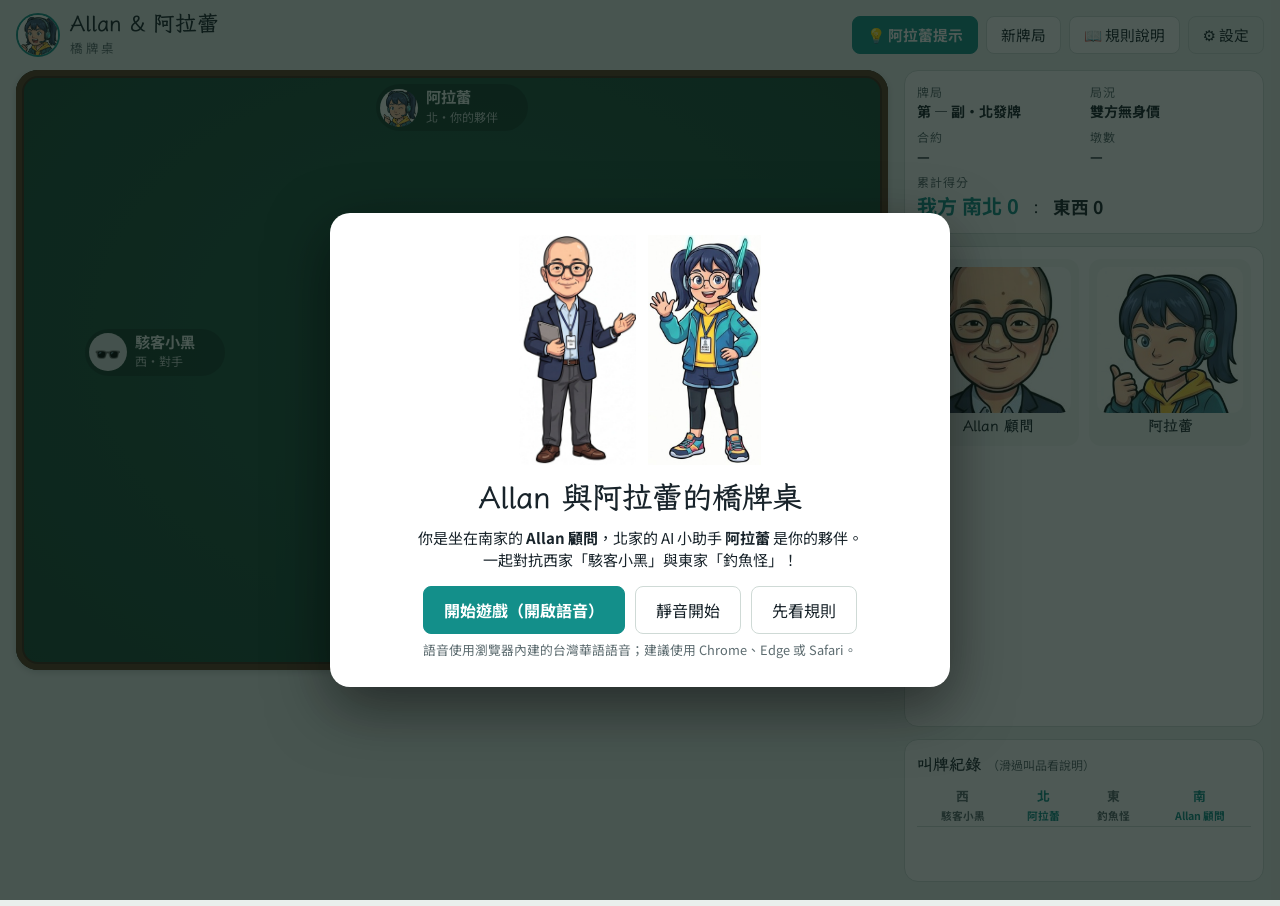
<file: index.html>
<!doctype html>
<html lang="zh-Hant-TW">
<head>
<meta charset="utf-8">
<meta name="viewport" content="width=device-width, initial-scale=1, viewport-fit=cover">
<title>Allan 與阿拉蕾的橋牌桌</title>
<meta name="description" content="Allan 顧問與 AI 小助手阿拉蕾搭檔的四人橋牌互動遊戲，含繁體中文語音對話與規則教學。">
<link rel="preconnect" href="https://fonts.googleapis.com">
<link rel="preconnect" href="https://fonts.gstatic.com" crossorigin>
<link rel="stylesheet" href="https://fonts.googleapis.com/css2?family=LXGW+WenKai+TC:wght@400;700&family=Noto+Sans+TC:wght@400;500;700&family=Noto+Serif:wght@600;700&display=swap">
<link rel="stylesheet" href="css/style.css">
</head>
<body>
<header class="topbar">
  <a class="brand" href="index.html">
    <img src="assets/img/arale-cheer.jpg" alt="">
    <span><b>Allan &amp; 阿拉蕾</b><small>橋牌桌</small></span>
  </a>
  <nav class="actions">
    <button id="btnHint" class="btn accent" type="button">💡 阿拉蕾提示</button>
    <button id="btnNew" class="btn" type="button">新牌局</button>
    <a class="btn" href="rules.html" target="_blank" rel="noopener">📖 規則說明</a>
    <button id="btnSettings" class="btn ghost" type="button" aria-label="設定">⚙ 設定</button>
  </nav>
</header>

<main class="layout">
  <section class="table" id="table" aria-label="牌桌">
    <div class="seat seat-n" id="seat0">
      <div class="pinfo"><img class="pav" src="assets/img/arale-wink.jpg" alt=""><div><b>阿拉蕾</b><small>北・你的夥伴</small></div><span class="turn-dot"></span></div>
      <div class="hand" id="hand0"></div>
    </div>
    <div class="seat seat-w" id="seat3">
      <div class="pinfo"><span class="pav emoji">🕶️</span><div><b>駭客小黑</b><small>西・對手</small></div><span class="turn-dot"></span></div>
      <div class="hand" id="hand3"></div>
    </div>
    <div class="center">
      <div class="trick" id="trick">
        <div class="slot s0"></div><div class="slot s1"></div><div class="slot s2"></div><div class="slot s3"></div>
        <div class="compass"><span>北</span><span>東</span><span>南</span><span>西</span></div>
      </div>
      <div class="center-info" id="centerInfo"></div>
    </div>
    <div class="seat seat-e" id="seat1">
      <div class="pinfo"><span class="pav emoji">🎣</span><div><b>釣魚怪</b><small>東・對手</small></div><span class="turn-dot"></span></div>
      <div class="hand" id="hand1"></div>
    </div>
    <div class="seat seat-s" id="seat2">
      <div class="pinfo"><img class="pav" src="assets/img/allan-smile.jpg" alt=""><div><b>Allan 顧問</b><small>南・你</small></div><span class="turn-dot"></span></div>
      <div class="hand" id="hand2"></div>
    </div>
    <div class="toast" id="toast" aria-hidden="true"><img alt=""><span></span></div>
    <div class="bidbox" id="bidbox" hidden>
      <div class="bidbox-title">選擇你的叫品</div>
      <div class="bidgrid" id="bidgrid"></div>
      <div class="bidcalls">
        <button type="button" class="call pass" data-call="pass">Pass 派司</button>
        <button type="button" class="call dbl" data-call="X">X 賭倍</button>
        <button type="button" class="call rdbl" data-call="XX">XX 再賭倍</button>
      </div>
    </div>
  </section>

  <aside class="side">
    <section class="panel status" id="status" aria-label="牌局資訊"></section>
    <section class="panel talk" aria-label="對話">
      <div class="portraits">
        <figure class="por allan"><img id="portAllan" src="assets/img/allan-smile.jpg" alt="Allan 顧問"><figcaption>Allan 顧問</figcaption></figure>
        <figure class="por arale"><img id="portArale" src="assets/img/arale-wink.jpg" alt="阿拉蕾"><figcaption>阿拉蕾</figcaption></figure>
      </div>
      <div class="chat" id="chat" aria-live="polite"></div>
    </section>
    <section class="panel auction" aria-label="叫牌紀錄">
      <h2>叫牌紀錄 <small>（滑過叫品看說明）</small></h2>
      <div class="tblwrap"><table id="auctionTbl"></table></div>
      <p class="bidmeaning" id="bidMeaning"></p>
    </section>
  </aside>
</main>

<div class="overlay" id="splash">
  <div class="splash-card">
    <div class="splash-chars">
      <img src="assets/img/allan-full.jpg" alt="Allan 顧問">
      <img src="assets/img/arale-wave.jpg" alt="阿拉蕾">
    </div>
    <h1>Allan 與阿拉蕾的橋牌桌</h1>
    <p>你是坐在南家的 <b>Allan 顧問</b>，北家的 AI 小助手 <b>阿拉蕾</b> 是你的夥伴。<br>一起對抗西家「駭客小黑」與東家「釣魚怪」！</p>
    <div class="splash-btns">
      <button id="btnStart" class="btn big accent" type="button">開始遊戲（開啟語音）</button>
      <button id="btnStartMute" class="btn big" type="button">靜音開始</button>
      <a class="btn big ghost" href="rules.html" target="_blank" rel="noopener">先看規則</a>
    </div>
    <p class="fine">語音使用瀏覽器內建的台灣華語語音；建議使用 Chrome、Edge 或 Safari。</p>
  </div>
</div>

<dialog id="dlgResult" class="dlg">
  <div class="dlg-body" id="resultBody"></div>
  <div class="dlg-btns">
    <button type="button" class="btn" id="btnReplay">重打這副</button>
    <button type="button" class="btn accent" id="btnNext">下一副 ▶</button>
  </div>
</dialog>

<dialog id="dlgSettings" class="dlg">
  <h2>設定</h2>
  <div class="form">
    <label class="row"><input type="checkbox" id="optVoice"> 開啟角色語音</label>
    <label class="row">語速 <input type="range" id="optRate" min="0.7" max="1.4" step="0.05"> <span id="optRateVal"></span></label>
    <label class="row">Allan 顧問聲音 <select id="optVoiceAllan"></select> <button type="button" class="btn sm" id="testAllan">試聽</button></label>
    <label class="row">阿拉蕾聲音 <select id="optVoiceArale"></select> <button type="button" class="btn sm" id="testArale">試聽</button></label>
    <p class="fine" id="voiceNote"></p>
    <label class="row"><input type="checkbox" id="optAuto"> 自動代打（看 AI 示範南家）</label>
    <label class="row"><input type="checkbox" id="optTips"> 顯示 Allan 小教室提示</label>
    <label class="row">出牌速度
      <select id="optSpeed"><option value="1.6">慢</option><option value="1">一般</option><option value="0.5">快</option></select>
    </label>
  </div>
  <div class="dlg-btns"><button type="button" class="btn accent" id="btnCloseSettings">完成</button></div>
</dialog>

<script src="js/engine.js"></script>
<script src="js/characters.js"></script>
<script src="js/game.js"></script>
</body>
</html>
</file>
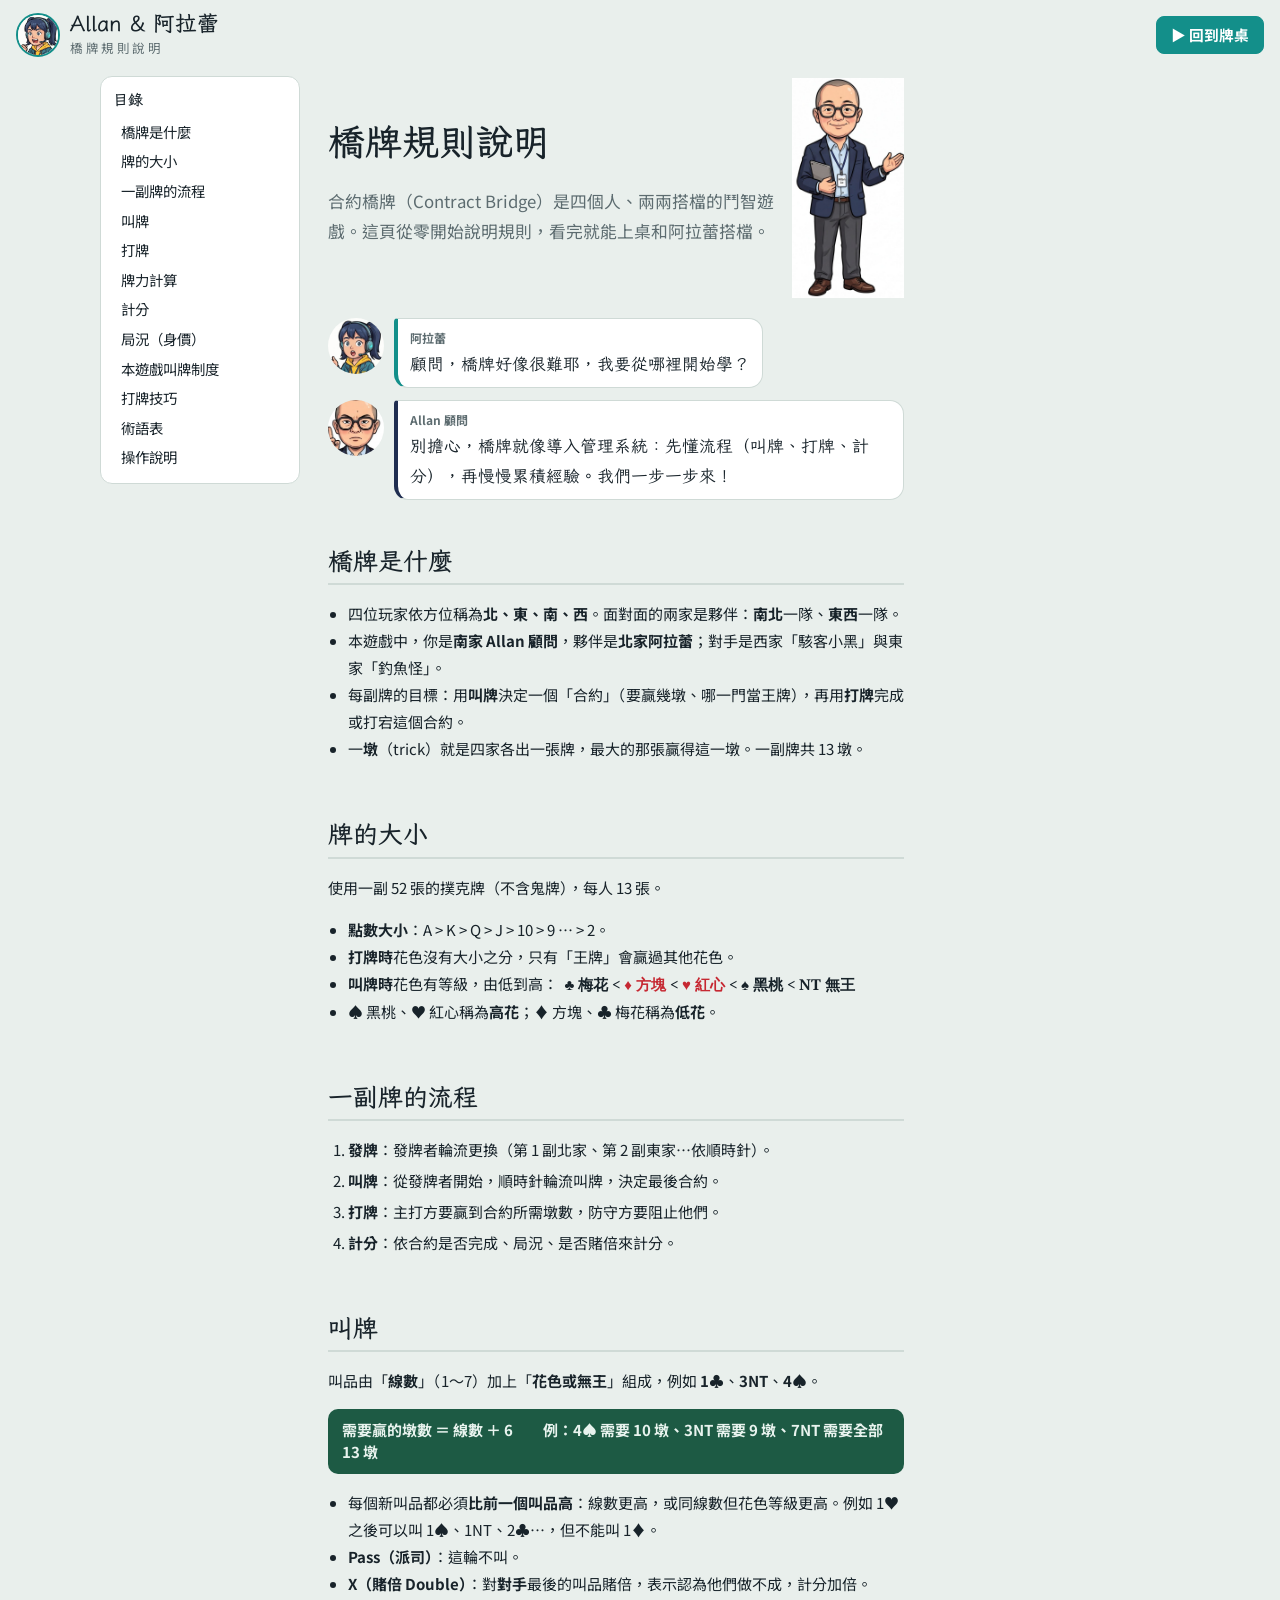
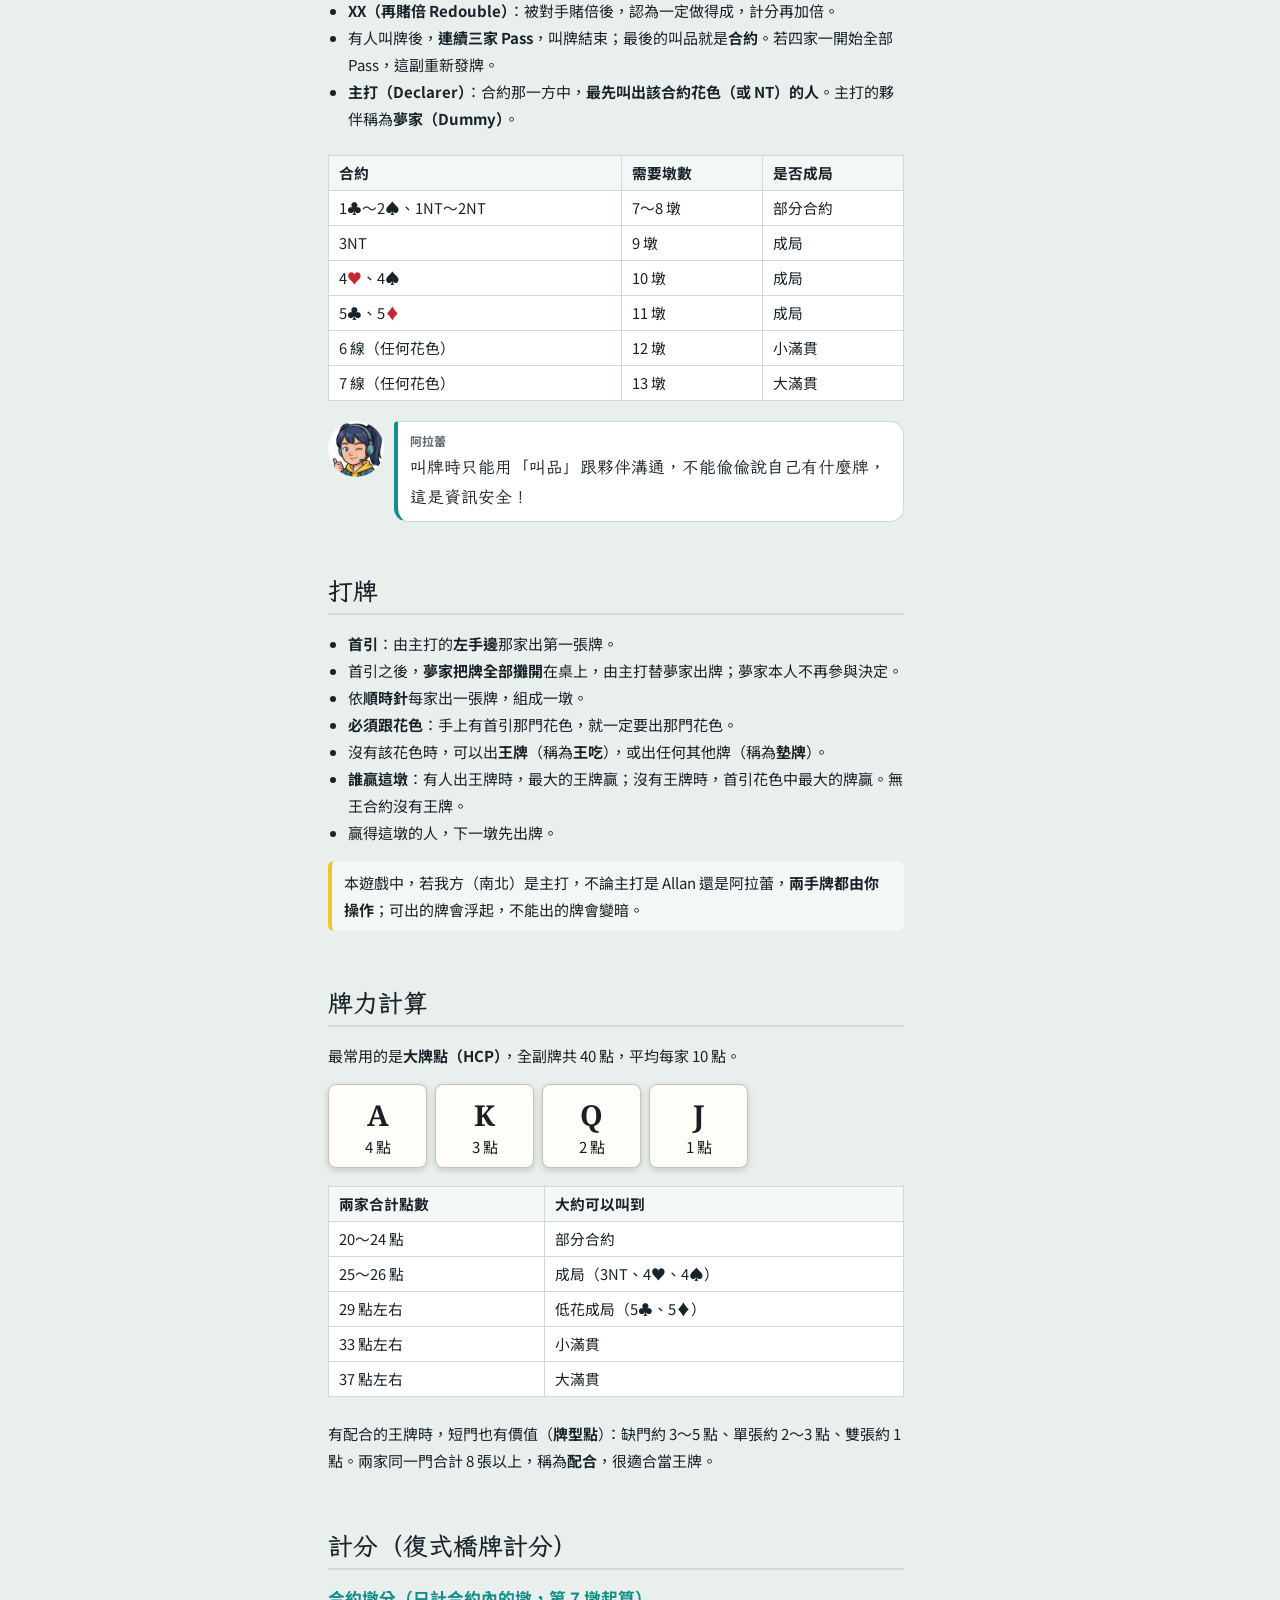
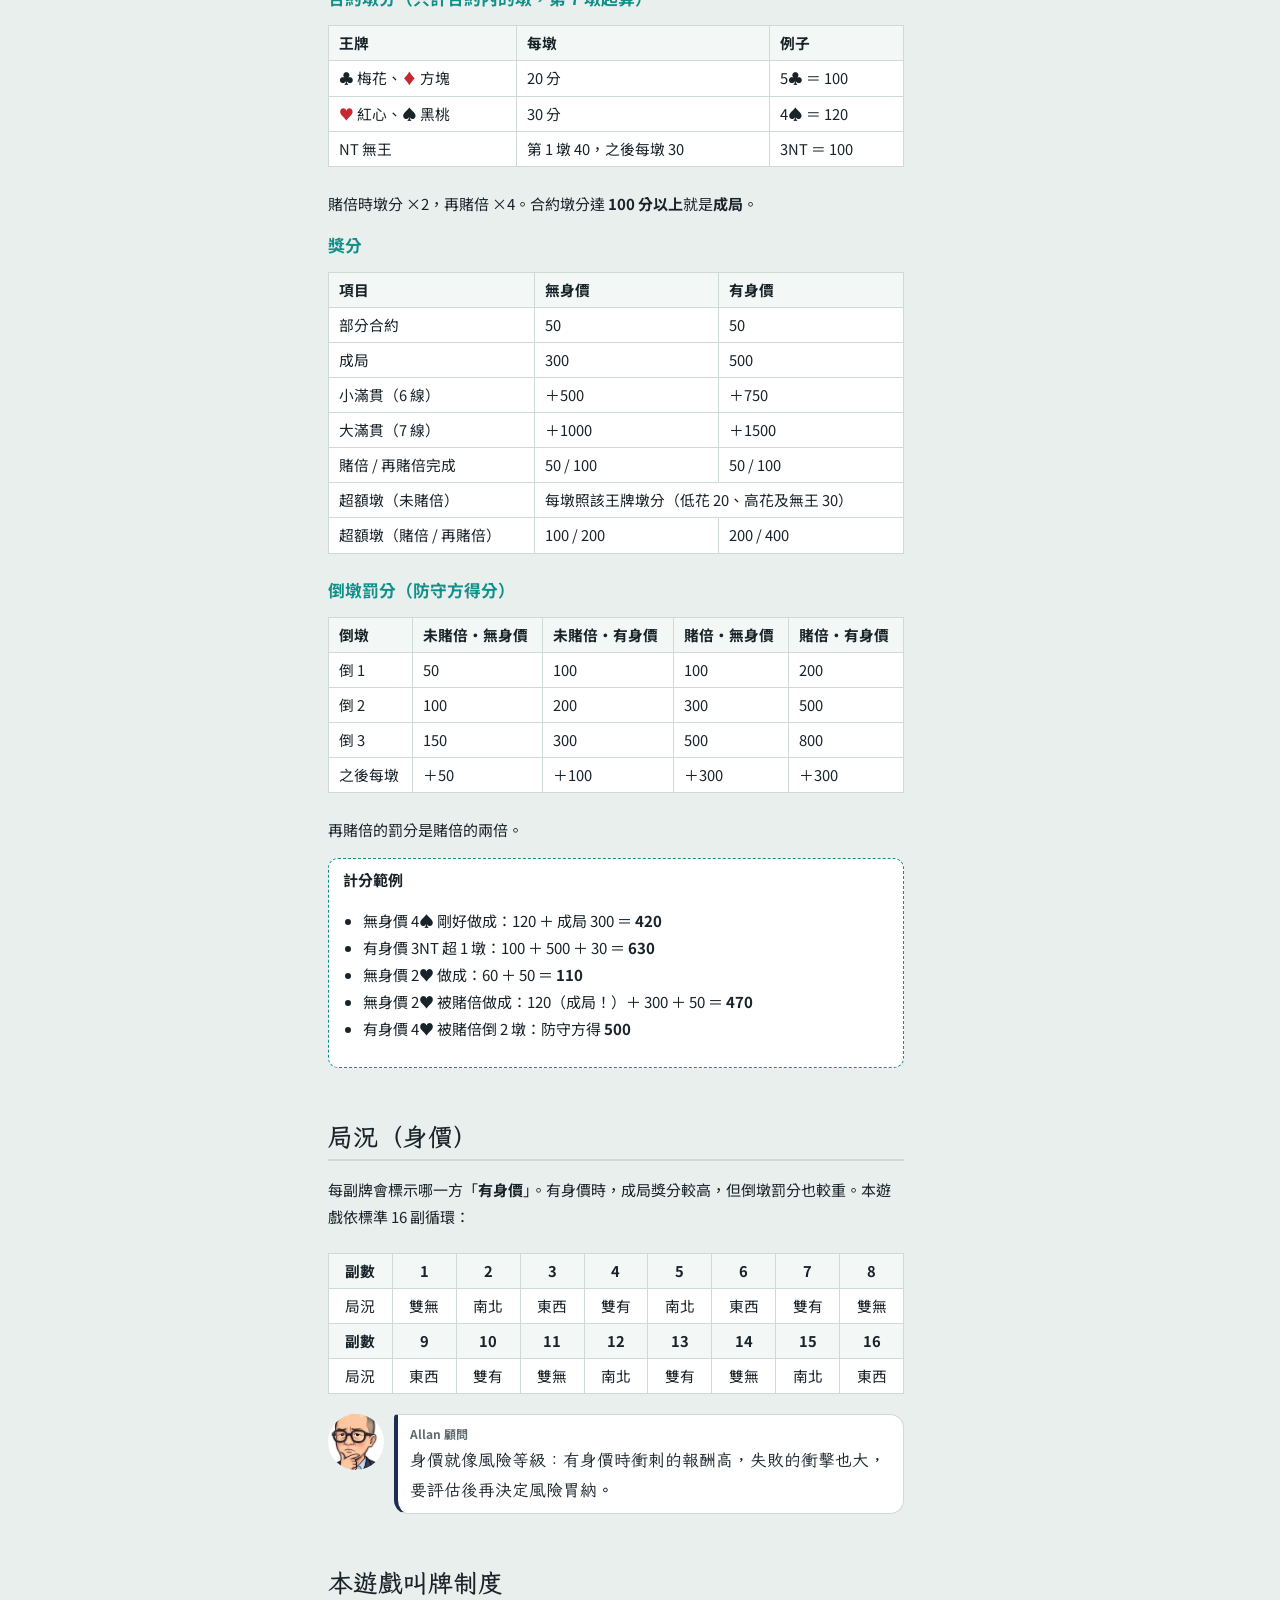
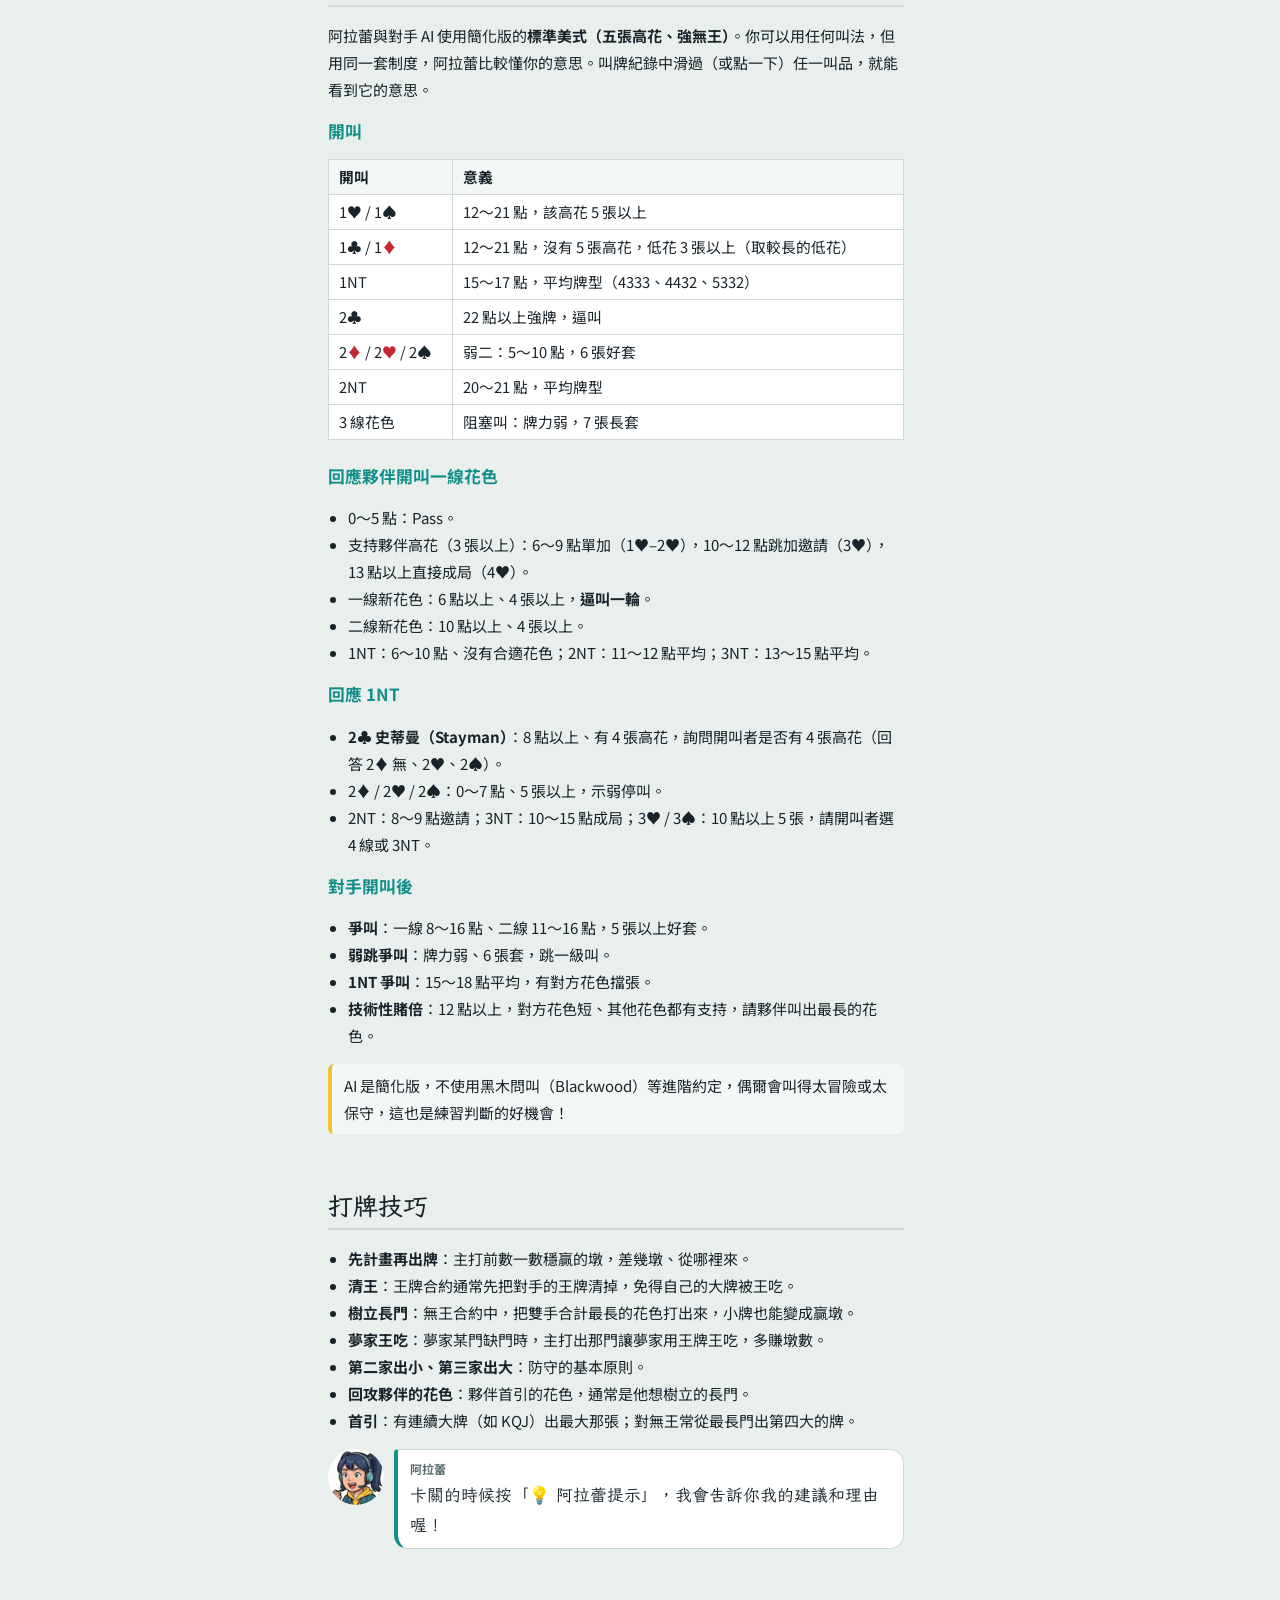
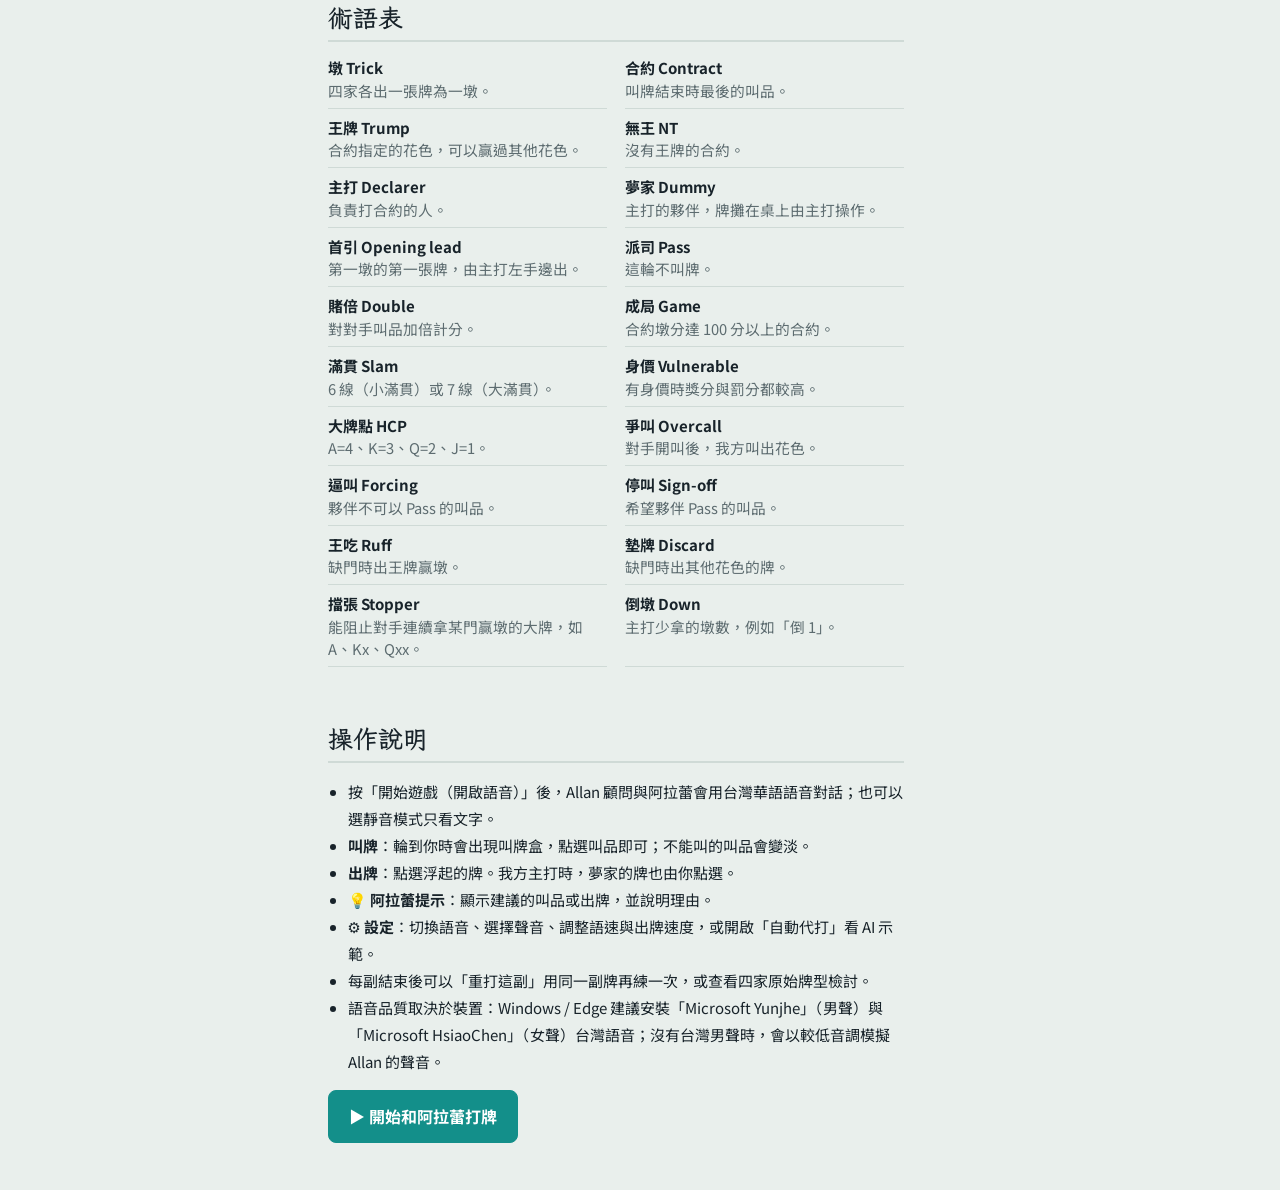
<file: rules.html>
<!doctype html>
<html lang="zh-Hant-TW">
<head>
<meta charset="utf-8">
<meta name="viewport" content="width=device-width, initial-scale=1, viewport-fit=cover">
<title>橋牌規則說明・Allan 與阿拉蕾</title>
<meta name="description" content="合約橋牌規則教學：叫牌、打牌、計分、局況與本遊戲 AI 使用的叫牌制度。">
<link rel="preconnect" href="https://fonts.googleapis.com">
<link rel="preconnect" href="https://fonts.gstatic.com" crossorigin>
<link rel="stylesheet" href="https://fonts.googleapis.com/css2?family=LXGW+WenKai+TC:wght@400;700&family=Noto+Sans+TC:wght@400;500;700&family=Noto+Serif:wght@600;700&display=swap">
<link rel="stylesheet" href="css/style.css">
<link rel="stylesheet" href="css/rules.css">
</head>
<body>
<header class="topbar">
  <a class="brand" href="index.html">
    <img src="assets/img/arale-cheer.jpg" alt="">
    <span><b>Allan &amp; 阿拉蕾</b><small>橋牌規則說明</small></span>
  </a>
  <nav class="actions"><a class="btn accent" href="index.html">▶ 回到牌桌</a></nav>
</header>

<div class="rules">
  <nav class="toc" aria-label="目錄">
    <b>目錄</b>
    <a href="#basics">橋牌是什麼</a>
    <a href="#cards">牌的大小</a>
    <a href="#flow">一副牌的流程</a>
    <a href="#bidding">叫牌</a>
    <a href="#play">打牌</a>
    <a href="#points">牌力計算</a>
    <a href="#scoring">計分</a>
    <a href="#vul">局況（身價）</a>
    <a href="#system">本遊戲叫牌制度</a>
    <a href="#tips">打牌技巧</a>
    <a href="#glossary">術語表</a>
    <a href="#howto">操作說明</a>
  </nav>

  <article class="doc">
    <section class="hero">
      <div class="hero-text">
        <h1>橋牌規則說明</h1>
        <p>合約橋牌（Contract Bridge）是四個人、兩兩搭檔的鬥智遊戲。這頁從零開始說明規則，看完就能上桌和阿拉蕾搭檔。</p>
      </div>
      <img src="assets/img/allan-full.jpg" alt="Allan 顧問">
    </section>

    <div class="say arale"><img src="assets/img/arale-talk.jpg" alt=""><p><b>阿拉蕾</b>顧問，橋牌好像很難耶，我要從哪裡開始學？</p></div>
    <div class="say allan"><img src="assets/img/allan-point.jpg" alt=""><p><b>Allan 顧問</b>別擔心，橋牌就像導入管理系統：先懂流程（叫牌、打牌、計分），再慢慢累積經驗。我們一步一步來！</p></div>

    <section id="basics">
      <h2>橋牌是什麼</h2>
      <ul>
        <li>四位玩家依方位稱為<b>北、東、南、西</b>。面對面的兩家是夥伴：<b>南北</b>一隊、<b>東西</b>一隊。</li>
        <li>本遊戲中，你是<b>南家 Allan 顧問</b>，夥伴是<b>北家阿拉蕾</b>；對手是西家「駭客小黑」與東家「釣魚怪」。</li>
        <li>每副牌的目標：用<b>叫牌</b>決定一個「合約」（要贏幾墩、哪一門當王牌），再用<b>打牌</b>完成或打宕這個合約。</li>
        <li>一<b>墩</b>（trick）就是四家各出一張牌，最大的那張贏得這一墩。一副牌共 13 墩。</li>
      </ul>
    </section>

    <section id="cards">
      <h2>牌的大小</h2>
      <p>使用一副 52 張的撲克牌（不含鬼牌），每人 13 張。</p>
      <ul>
        <li><b>點數大小</b>：A &gt; K &gt; Q &gt; J &gt; 10 &gt; 9 … &gt; 2。</li>
        <li><b>打牌時</b>花色沒有大小之分，只有「王牌」會贏過其他花色。</li>
        <li><b>叫牌時</b>花色有等級，由低到高：
          <span class="suitline"><span class="blk">♣ 梅花</span> &lt; <span class="red">♦ 方塊</span> &lt; <span class="red">♥ 紅心</span> &lt; <span class="blk">♠ 黑桃</span> &lt; NT 無王</span></li>
        <li>♠ 黑桃、♥ 紅心稱為<b>高花</b>；♦ 方塊、♣ 梅花稱為<b>低花</b>。</li>
      </ul>
    </section>

    <section id="flow">
      <h2>一副牌的流程</h2>
      <ol class="steps">
        <li><b>發牌</b>：發牌者輪流更換（第 1 副北家、第 2 副東家…依順時針）。</li>
        <li><b>叫牌</b>：從發牌者開始，順時針輪流叫牌，決定最後合約。</li>
        <li><b>打牌</b>：主打方要贏到合約所需墩數，防守方要阻止他們。</li>
        <li><b>計分</b>：依合約是否完成、局況、是否賭倍來計分。</li>
      </ol>
    </section>

    <section id="bidding">
      <h2>叫牌</h2>
      <p>叫品由「<b>線數</b>」（1～7）加上「<b>花色或無王</b>」組成，例如 <b>1♣</b>、<b>3NT</b>、<b>4<span class="blk">♠</span></b>。</p>
      <div class="formula">需要贏的墩數 ＝ 線數 ＋ 6　　例：4♠ 需要 10 墩、3NT 需要 9 墩、7NT 需要全部 13 墩</div>
      <ul>
        <li>每個新叫品都必須<b>比前一個叫品高</b>：線數更高，或同線數但花色等級更高。例如 1♥ 之後可以叫 1♠、1NT、2♣…，但不能叫 1♦。</li>
        <li><b>Pass（派司）</b>：這輪不叫。</li>
        <li><b>X（賭倍 Double）</b>：對<b>對手</b>最後的叫品賭倍，表示認為他們做不成，計分加倍。</li>
        <li><b>XX（再賭倍 Redouble）</b>：被對手賭倍後，認為一定做得成，計分再加倍。</li>
        <li>有人叫牌後，<b>連續三家 Pass</b>，叫牌結束；最後的叫品就是<b>合約</b>。若四家一開始全部 Pass，這副重新發牌。</li>
        <li><b>主打（Declarer）</b>：合約那一方中，<b>最先叫出該合約花色（或 NT）的人</b>。主打的夥伴稱為<b>夢家（Dummy）</b>。</li>
      </ul>
      <div class="tblwrap"><table class="grid">
        <thead><tr><th>合約</th><th>需要墩數</th><th>是否成局</th></tr></thead>
        <tbody>
          <tr><td>1♣～2♠、1NT～2NT</td><td>7～8 墩</td><td>部分合約</td></tr>
          <tr><td>3NT</td><td>9 墩</td><td>成局</td></tr>
          <tr><td>4<span class="red">♥</span>、4♠</td><td>10 墩</td><td>成局</td></tr>
          <tr><td>5♣、5<span class="red">♦</span></td><td>11 墩</td><td>成局</td></tr>
          <tr><td>6 線（任何花色）</td><td>12 墩</td><td>小滿貫</td></tr>
          <tr><td>7 線（任何花色）</td><td>13 墩</td><td>大滿貫</td></tr>
        </tbody>
      </table></div>
      <div class="say arale"><img src="assets/img/arale-wink.jpg" alt=""><p><b>阿拉蕾</b>叫牌時只能用「叫品」跟夥伴溝通，不能偷偷說自己有什麼牌，這是資訊安全！</p></div>
    </section>

    <section id="play">
      <h2>打牌</h2>
      <ul>
        <li><b>首引</b>：由主打的<b>左手邊</b>那家出第一張牌。</li>
        <li>首引之後，<b>夢家把牌全部攤開</b>在桌上，由主打替夢家出牌；夢家本人不再參與決定。</li>
        <li>依<b>順時針</b>每家出一張牌，組成一墩。</li>
        <li><b>必須跟花色</b>：手上有首引那門花色，就一定要出那門花色。</li>
        <li>沒有該花色時，可以出<b>王牌</b>（稱為<b>王吃</b>），或出任何其他牌（稱為<b>墊牌</b>）。</li>
        <li><b>誰贏這墩</b>：有人出王牌時，最大的王牌贏；沒有王牌時，首引花色中最大的牌贏。無王合約沒有王牌。</li>
        <li>贏得這墩的人，下一墩先出牌。</li>
      </ul>
      <p class="note">本遊戲中，若我方（南北）是主打，不論主打是 Allan 還是阿拉蕾，<b>兩手牌都由你操作</b>；可出的牌會浮起，不能出的牌會變暗。</p>
    </section>

    <section id="points">
      <h2>牌力計算</h2>
      <p>最常用的是<b>大牌點（HCP）</b>，全副牌共 40 點，平均每家 10 點。</p>
      <div class="pts">
        <div><span class="big">A</span>4 點</div><div><span class="big">K</span>3 點</div><div><span class="big">Q</span>2 點</div><div><span class="big">J</span>1 點</div>
      </div>
      <div class="tblwrap"><table class="grid">
        <thead><tr><th>兩家合計點數</th><th>大約可以叫到</th></tr></thead>
        <tbody>
          <tr><td>20～24 點</td><td>部分合約</td></tr>
          <tr><td>25～26 點</td><td>成局（3NT、4♥、4♠）</td></tr>
          <tr><td>29 點左右</td><td>低花成局（5♣、5♦）</td></tr>
          <tr><td>33 點左右</td><td>小滿貫</td></tr>
          <tr><td>37 點左右</td><td>大滿貫</td></tr>
        </tbody>
      </table></div>
      <p>有配合的王牌時，短門也有價值（<b>牌型點</b>）：缺門約 3～5 點、單張約 2～3 點、雙張約 1 點。兩家同一門合計 8 張以上，稱為<b>配合</b>，很適合當王牌。</p>
    </section>

    <section id="scoring">
      <h2>計分（復式橋牌計分）</h2>
      <h3>合約墩分（只計合約內的墩，第 7 墩起算）</h3>
      <div class="tblwrap"><table class="grid">
        <thead><tr><th>王牌</th><th>每墩</th><th>例子</th></tr></thead>
        <tbody>
          <tr><td>♣ 梅花、<span class="red">♦</span> 方塊</td><td>20 分</td><td>5♣ ＝ 100</td></tr>
          <tr><td><span class="red">♥</span> 紅心、♠ 黑桃</td><td>30 分</td><td>4♠ ＝ 120</td></tr>
          <tr><td>NT 無王</td><td>第 1 墩 40，之後每墩 30</td><td>3NT ＝ 100</td></tr>
        </tbody>
      </table></div>
      <p>賭倍時墩分 ×2，再賭倍 ×4。合約墩分達 <b>100 分以上</b>就是<b>成局</b>。</p>
      <h3>獎分</h3>
      <div class="tblwrap"><table class="grid">
        <thead><tr><th>項目</th><th>無身價</th><th>有身價</th></tr></thead>
        <tbody>
          <tr><td>部分合約</td><td>50</td><td>50</td></tr>
          <tr><td>成局</td><td>300</td><td>500</td></tr>
          <tr><td>小滿貫（6 線）</td><td>＋500</td><td>＋750</td></tr>
          <tr><td>大滿貫（7 線）</td><td>＋1000</td><td>＋1500</td></tr>
          <tr><td>賭倍 / 再賭倍完成</td><td>50 / 100</td><td>50 / 100</td></tr>
          <tr><td>超額墩（未賭倍）</td><td colspan="2">每墩照該王牌墩分（低花 20、高花及無王 30）</td></tr>
          <tr><td>超額墩（賭倍 / 再賭倍）</td><td>100 / 200</td><td>200 / 400</td></tr>
        </tbody>
      </table></div>
      <h3>倒墩罰分（防守方得分）</h3>
      <div class="tblwrap"><table class="grid">
        <thead><tr><th>倒墩</th><th>未賭倍・無身價</th><th>未賭倍・有身價</th><th>賭倍・無身價</th><th>賭倍・有身價</th></tr></thead>
        <tbody>
          <tr><td>倒 1</td><td>50</td><td>100</td><td>100</td><td>200</td></tr>
          <tr><td>倒 2</td><td>100</td><td>200</td><td>300</td><td>500</td></tr>
          <tr><td>倒 3</td><td>150</td><td>300</td><td>500</td><td>800</td></tr>
          <tr><td>之後每墩</td><td>＋50</td><td>＋100</td><td>＋300</td><td>＋300</td></tr>
        </tbody>
      </table></div>
      <p>再賭倍的罰分是賭倍的兩倍。</p>
      <div class="example">
        <b>計分範例</b>
        <ul>
          <li>無身價 4♠ 剛好做成：120 ＋ 成局 300 ＝ <b>420</b></li>
          <li>有身價 3NT 超 1 墩：100 ＋ 500 ＋ 30 ＝ <b>630</b></li>
          <li>無身價 2♥ 做成：60 ＋ 50 ＝ <b>110</b></li>
          <li>無身價 2♥ 被賭倍做成：120（成局！）＋ 300 ＋ 50 ＝ <b>470</b></li>
          <li>有身價 4♥ 被賭倍倒 2 墩：防守方得 <b>500</b></li>
        </ul>
      </div>
    </section>

    <section id="vul">
      <h2>局況（身價）</h2>
      <p>每副牌會標示哪一方「<b>有身價</b>」。有身價時，成局獎分較高，但倒墩罰分也較重。本遊戲依標準 16 副循環：</p>
      <div class="tblwrap"><table class="grid vul">
        <thead><tr><th>副數</th><th>1</th><th>2</th><th>3</th><th>4</th><th>5</th><th>6</th><th>7</th><th>8</th></tr></thead>
        <tbody>
          <tr><td>局況</td><td>雙無</td><td>南北</td><td>東西</td><td>雙有</td><td>南北</td><td>東西</td><td>雙有</td><td>雙無</td></tr>
        </tbody>
        <thead><tr><th>副數</th><th>9</th><th>10</th><th>11</th><th>12</th><th>13</th><th>14</th><th>15</th><th>16</th></tr></thead>
        <tbody>
          <tr><td>局況</td><td>東西</td><td>雙有</td><td>雙無</td><td>南北</td><td>雙有</td><td>雙無</td><td>南北</td><td>東西</td></tr>
        </tbody>
      </table></div>
      <div class="say allan"><img src="assets/img/allan-think.jpg" alt=""><p><b>Allan 顧問</b>身價就像風險等級：有身價時衝刺的報酬高，失敗的衝擊也大，要評估後再決定風險胃納。</p></div>
    </section>

    <section id="system">
      <h2>本遊戲叫牌制度</h2>
      <p>阿拉蕾與對手 AI 使用簡化版的<b>標準美式（五張高花、強無王）</b>。你可以用任何叫法，但用同一套制度，阿拉蕾比較懂你的意思。叫牌紀錄中滑過（或點一下）任一叫品，就能看到它的意思。</p>
      <h3>開叫</h3>
      <div class="tblwrap"><table class="grid">
        <thead><tr><th>開叫</th><th>意義</th></tr></thead>
        <tbody>
          <tr><td>1♥ / 1♠</td><td>12～21 點，該高花 5 張以上</td></tr>
          <tr><td>1♣ / 1<span class="red">♦</span></td><td>12～21 點，沒有 5 張高花，低花 3 張以上（取較長的低花）</td></tr>
          <tr><td>1NT</td><td>15～17 點，平均牌型（4333、4432、5332）</td></tr>
          <tr><td>2♣</td><td>22 點以上強牌，逼叫</td></tr>
          <tr><td>2<span class="red">♦</span> / 2<span class="red">♥</span> / 2♠</td><td>弱二：5～10 點，6 張好套</td></tr>
          <tr><td>2NT</td><td>20～21 點，平均牌型</td></tr>
          <tr><td>3 線花色</td><td>阻塞叫：牌力弱，7 張長套</td></tr>
        </tbody>
      </table></div>
      <h3>回應夥伴開叫一線花色</h3>
      <ul>
        <li>0～5 點：Pass。</li>
        <li>支持夥伴高花（3 張以上）：6～9 點單加（1♥–2♥），10～12 點跳加邀請（3♥），13 點以上直接成局（4♥）。</li>
        <li>一線新花色：6 點以上、4 張以上，<b>逼叫一輪</b>。</li>
        <li>二線新花色：10 點以上、4 張以上。</li>
        <li>1NT：6～10 點、沒有合適花色；2NT：11～12 點平均；3NT：13～15 點平均。</li>
      </ul>
      <h3>回應 1NT</h3>
      <ul>
        <li><b>2♣ 史蒂曼（Stayman）</b>：8 點以上、有 4 張高花，詢問開叫者是否有 4 張高花（回答 2♦ 無、2♥、2♠）。</li>
        <li>2♦ / 2♥ / 2♠：0～7 點、5 張以上，示弱停叫。</li>
        <li>2NT：8～9 點邀請；3NT：10～15 點成局；3♥ / 3♠：10 點以上 5 張，請開叫者選 4 線或 3NT。</li>
      </ul>
      <h3>對手開叫後</h3>
      <ul>
        <li><b>爭叫</b>：一線 8～16 點、二線 11～16 點，5 張以上好套。</li>
        <li><b>弱跳爭叫</b>：牌力弱、6 張套，跳一級叫。</li>
        <li><b>1NT 爭叫</b>：15～18 點平均，有對方花色擋張。</li>
        <li><b>技術性賭倍</b>：12 點以上，對方花色短、其他花色都有支持，請夥伴叫出最長的花色。</li>
      </ul>
      <p class="note">AI 是簡化版，不使用黑木問叫（Blackwood）等進階約定，偶爾會叫得太冒險或太保守，這也是練習判斷的好機會！</p>
    </section>

    <section id="tips">
      <h2>打牌技巧</h2>
      <ul>
        <li><b>先計畫再出牌</b>：主打前數一數穩贏的墩，差幾墩、從哪裡來。</li>
        <li><b>清王</b>：王牌合約通常先把對手的王牌清掉，免得自己的大牌被王吃。</li>
        <li><b>樹立長門</b>：無王合約中，把雙手合計最長的花色打出來，小牌也能變成贏墩。</li>
        <li><b>夢家王吃</b>：夢家某門缺門時，主打出那門讓夢家用王牌王吃，多賺墩數。</li>
        <li><b>第二家出小、第三家出大</b>：防守的基本原則。</li>
        <li><b>回攻夥伴的花色</b>：夥伴首引的花色，通常是他想樹立的長門。</li>
        <li><b>首引</b>：有連續大牌（如 KQJ）出最大那張；對無王常從最長門出第四大的牌。</li>
      </ul>
      <div class="say arale"><img src="assets/img/arale-cheer.jpg" alt=""><p><b>阿拉蕾</b>卡關的時候按「💡 阿拉蕾提示」，我會告訴你我的建議和理由喔！</p></div>
    </section>

    <section id="glossary">
      <h2>術語表</h2>
      <dl class="glossary">
        <div><dt>墩 Trick</dt><dd>四家各出一張牌為一墩。</dd></div>
        <div><dt>合約 Contract</dt><dd>叫牌結束時最後的叫品。</dd></div>
        <div><dt>王牌 Trump</dt><dd>合約指定的花色，可以贏過其他花色。</dd></div>
        <div><dt>無王 NT</dt><dd>沒有王牌的合約。</dd></div>
        <div><dt>主打 Declarer</dt><dd>負責打合約的人。</dd></div>
        <div><dt>夢家 Dummy</dt><dd>主打的夥伴，牌攤在桌上由主打操作。</dd></div>
        <div><dt>首引 Opening lead</dt><dd>第一墩的第一張牌，由主打左手邊出。</dd></div>
        <div><dt>派司 Pass</dt><dd>這輪不叫牌。</dd></div>
        <div><dt>賭倍 Double</dt><dd>對對手叫品加倍計分。</dd></div>
        <div><dt>成局 Game</dt><dd>合約墩分達 100 分以上的合約。</dd></div>
        <div><dt>滿貫 Slam</dt><dd>6 線（小滿貫）或 7 線（大滿貫）。</dd></div>
        <div><dt>身價 Vulnerable</dt><dd>有身價時獎分與罰分都較高。</dd></div>
        <div><dt>大牌點 HCP</dt><dd>A=4、K=3、Q=2、J=1。</dd></div>
        <div><dt>爭叫 Overcall</dt><dd>對手開叫後，我方叫出花色。</dd></div>
        <div><dt>逼叫 Forcing</dt><dd>夥伴不可以 Pass 的叫品。</dd></div>
        <div><dt>停叫 Sign-off</dt><dd>希望夥伴 Pass 的叫品。</dd></div>
        <div><dt>王吃 Ruff</dt><dd>缺門時出王牌贏墩。</dd></div>
        <div><dt>墊牌 Discard</dt><dd>缺門時出其他花色的牌。</dd></div>
        <div><dt>擋張 Stopper</dt><dd>能阻止對手連續拿某門贏墩的大牌，如 A、Kx、Qxx。</dd></div>
        <div><dt>倒墩 Down</dt><dd>主打少拿的墩數，例如「倒 1」。</dd></div>
      </dl>
    </section>

    <section id="howto">
      <h2>操作說明</h2>
      <ul>
        <li>按「開始遊戲（開啟語音）」後，Allan 顧問與阿拉蕾會用台灣華語語音對話；也可以選靜音模式只看文字。</li>
        <li><b>叫牌</b>：輪到你時會出現叫牌盒，點選叫品即可；不能叫的叫品會變淡。</li>
        <li><b>出牌</b>：點選浮起的牌。我方主打時，夢家的牌也由你點選。</li>
        <li><b>💡 阿拉蕾提示</b>：顯示建議的叫品或出牌，並說明理由。</li>
        <li><b>⚙ 設定</b>：切換語音、選擇聲音、調整語速與出牌速度，或開啟「自動代打」看 AI 示範。</li>
        <li>每副結束後可以「重打這副」用同一副牌再練一次，或查看四家原始牌型檢討。</li>
        <li>語音品質取決於裝置：Windows / Edge 建議安裝「Microsoft Yunjhe」（男聲）與「Microsoft HsiaoChen」（女聲）台灣語音；沒有台灣男聲時，會以較低音調模擬 Allan 的聲音。</li>
      </ul>
      <p><a class="btn accent big" href="index.html">▶ 開始和阿拉蕾打牌</a></p>
    </section>
  </article>
</div>
</body>
</html>
</file>
<file: css/style.css>
/* 牌桌佈局：左側是綠色牌桌（北上、南下、東西兩側），右側是記分與角色對話欄；窄螢幕時上下堆疊 */
:root {
  --bg: #e9efec;          /* 頁面底色：帶綠的淺灰 */
  --surface: #ffffff;
  --surface-2: #f3f7f5;
  --ink: #18232a;
  --muted: #5d6c70;
  --line: #cfdad6;
  --felt: #1d5a44;        /* 牌桌絨布 */
  --felt-2: #164735;
  --felt-ink: #e8f3ee;
  --navy: #1f2d50;        /* Allan 的西裝藍 */
  --teal: #138f8a;        /* 阿拉蕾的外套青 */
  --gold: #f2c230;        /* 阿拉蕾的帽T黃 */
  --red-suit: #c62832;
  --black-suit: #1b1f24;
  --card: #fffdf8;
  --card-edge: #c9c3b6;
  --shadow: 0 2px 6px rgba(10, 30, 25, .18);
  --font-display: "LXGW WenKai TC", "Kaiti TC", "DFKai-SB", "Noto Sans TC", serif;
  --font-body: "Noto Sans TC", "PingFang TC", "Microsoft JhengHei", system-ui, sans-serif;
  --font-card: "Noto Serif", Georgia, "Times New Roman", serif;
  --card-w: 58px;
  --card-h: 84px;
  --overlap: -30px;
}
@media (prefers-color-scheme: dark) {
  :root:not([data-theme="light"]) {
    --bg: #0f1716; --surface: #18221f; --surface-2: #1f2b28; --ink: #e5eeea; --muted: #9db0aa; --line: #2d3c38;
    --felt: #17473a; --felt-2: #10352b; --felt-ink: #e2f0ea; --navy: #9fb3e6; --teal: #3cc3bc; --gold: #f2c230;
    --red-suit: #c62832; --black-suit: #1b1f24; --card: #f6f2e8; --card-edge: #8f8a7f;
    --shadow: 0 2px 8px rgba(0, 0, 0, .5); color-scheme: dark;
  }
}
:root[data-theme="dark"] {
  --bg: #0f1716; --surface: #18221f; --surface-2: #1f2b28; --ink: #e5eeea; --muted: #9db0aa; --line: #2d3c38;
  --felt: #17473a; --felt-2: #10352b; --felt-ink: #e2f0ea; --navy: #9fb3e6; --teal: #3cc3bc; --gold: #f2c230;
  --red-suit: #c62832; --black-suit: #1b1f24; --card: #f6f2e8; --card-edge: #8f8a7f;
  --shadow: 0 2px 8px rgba(0, 0, 0, .5); color-scheme: dark;
}

* { box-sizing: border-box; }
html, body { margin: 0; }
body {
  background: var(--bg); color: var(--ink); font-family: var(--font-body); font-size: 15px; line-height: 1.5;
  padding-left: max(16px, env(safe-area-inset-left, 0px)); padding-right: max(16px, env(safe-area-inset-right, 0px));
  padding-block: 0 24px;
}
img { max-width: 100%; }
button, select, input { font: inherit; }
:focus-visible { outline: 3px solid var(--gold); outline-offset: 2px; }
[hidden] { display: none !important; }
.red { color: var(--red-suit); font-style: normal; }
.blk { color: inherit; font-style: normal; }

/* ---------- 頂列 ---------- */
.topbar {
  display: flex; flex-wrap: wrap; align-items: center; justify-content: space-between; gap: 10px;
  padding-block: 12px; position: sticky; top: env(safe-area-inset-top, 0px); z-index: 20; background: var(--bg);
}
.brand { display: flex; align-items: center; gap: 10px; color: var(--ink); text-decoration: none; }
.brand img { width: 44px; height: 44px; border-radius: 50%; object-fit: cover; border: 2px solid var(--teal); background: #fff; }
.brand b { font-family: var(--font-display); font-size: 1.35rem; display: block; line-height: 1.1; }
.brand small { color: var(--muted); letter-spacing: .2em; }
.actions { display: flex; flex-wrap: wrap; gap: 8px; }
.btn {
  display: inline-flex; align-items: center; gap: 4px; padding: 7px 14px; border-radius: 8px; border: 1px solid var(--line);
  background: var(--surface); color: var(--ink); cursor: pointer; text-decoration: none; font-size: .92rem; white-space: nowrap;
}
.btn:hover { border-color: var(--teal); }
.btn.accent { background: var(--teal); border-color: var(--teal); color: #fff; font-weight: 700; }
.btn.ghost { background: transparent; }
.btn.big { padding: 11px 20px; font-size: 1rem; }
.btn.sm { padding: 3px 10px; font-size: .82rem; }
.btn:disabled { opacity: .45; cursor: default; }

/* ---------- 主版面 ---------- */
.layout { display: grid; grid-template-columns: minmax(0, 1fr) 360px; gap: 16px; align-items: start; }
@media (max-width: 980px) { .layout { grid-template-columns: minmax(0, 1fr); } }

/* ---------- 牌桌 ---------- */
.table {
  position: relative; border-radius: 22px; padding: 14px;
  background: radial-gradient(ellipse at 50% 45%, var(--felt) 0%, var(--felt-2) 100%);
  box-shadow: inset 0 0 0 6px #5b3a22, inset 0 0 0 8px #3d2616, var(--shadow);
  display: grid; gap: 10px; color: var(--felt-ink);
  grid-template-columns: minmax(0, 1fr) minmax(170px, 1.3fr) minmax(0, 1fr);
  grid-template-areas: "n n n" "w c e" "s s s";
  min-height: 600px;
}
.seat { display: flex; flex-direction: column; align-items: center; gap: 6px; min-width: 0; }
.seat-n { grid-area: n; }
.seat-s { grid-area: s; }
.seat-w { grid-area: w; justify-content: center; }
.seat-e { grid-area: e; justify-content: center; }
.pinfo {
  display: flex; align-items: center; gap: 8px; padding: 4px 12px 4px 4px; border-radius: 999px;
  background: rgba(0, 0, 0, .25); position: relative;
}
.pinfo b { display: block; font-size: .95rem; line-height: 1.1; }
.pinfo small { opacity: .8; font-size: .75rem; }
.pav { width: 38px; height: 38px; border-radius: 50%; object-fit: cover; background: #fff; display: grid; place-items: center; }
.pav.emoji { font-size: 22px; background: rgba(255, 255, 255, .85); }
.turn-dot { width: 10px; height: 10px; border-radius: 50%; background: transparent; }
.seat.active .pinfo { background: rgba(242, 194, 48, .3); box-shadow: 0 0 0 2px var(--gold); }
.seat.active .turn-dot { background: var(--gold); animation: pulse 1s infinite alternate; }
.seat .tag { font-size: .72rem; background: var(--gold); color: #222; border-radius: 4px; padding: 0 6px; margin-left: 4px; font-weight: 700; }
@keyframes pulse { from { opacity: .35; } to { opacity: 1; } }

/* ---------- 牌 ---------- */
.hand { display: flex; justify-content: center; min-height: 30px; max-width: 100%; }
.hand.fan { padding-left: calc(-1 * var(--overlap)); }
.card {
  width: var(--card-w); height: var(--card-h); border-radius: 7px; background: var(--card); border: 1px solid var(--card-edge);
  box-shadow: 0 1px 3px rgba(0, 0, 0, .35); position: relative; flex: none; padding: 0; cursor: default;
  font-family: var(--font-card); color: var(--black-suit); transition: transform .12s ease, opacity .2s;
}
.hand.fan .card { margin-left: var(--overlap); }
.card .ix { position: absolute; top: 3px; left: 5px; display: flex; flex-direction: column; align-items: center; line-height: 1; font-weight: 700; font-size: 17px; }
.card .ix i { font-style: normal; font-size: 15px; }
.card .pip { position: absolute; right: 6px; bottom: 4px; font-size: 26px; line-height: 1; }
.card.r { color: var(--red-suit); }
.card.back {
  background: repeating-linear-gradient(45deg, var(--navy) 0 5px, #2a3d6b 5px 10px); border: 2px solid #fff;
}
.hand.backs .card { --card-w: 34px; --card-h: 50px; margin-left: -26px; }
.hand.backs { padding-left: 26px; }
.card.playable { cursor: pointer; }
.card.playable:hover, .card.playable:focus-visible { transform: translateY(-10px); }
.card.dim { opacity: .5; filter: grayscale(.4); }
.card.hint { box-shadow: 0 0 0 3px var(--gold), 0 0 14px var(--gold); transform: translateY(-10px); }
.hand.small { --card-w: 46px; --card-h: 66px; --overlap: -24px; }
.hand.small .card .ix { font-size: 14px; }
.hand.small .card .pip { font-size: 19px; }

/* 東西夢家：以花色列顯示 */
.hand.rows { flex-direction: column; gap: 3px; align-items: stretch; background: rgba(0, 0, 0, .18); padding: 6px; border-radius: 10px; }
.srow { display: flex; flex-wrap: wrap; gap: 3px; align-items: center; }
.srow .sym { width: 18px; text-align: center; font-size: 18px; color: #fff; }
.srow .sym.r { color: #ff8a8a; }
.chip {
  min-width: 26px; height: 30px; padding: 0 4px; border-radius: 5px; background: var(--card); color: var(--black-suit);
  border: 1px solid var(--card-edge); font-family: var(--font-card); font-weight: 700; font-size: 15px; cursor: default;
}
.chip.r { color: var(--red-suit); }
.chip.playable { cursor: pointer; }
.chip.playable:hover { background: var(--gold); }
.chip.dim { opacity: .5; }
.chip.hint { box-shadow: 0 0 0 3px var(--gold); }
.count-badge { font-size: .75rem; opacity: .85; margin-top: 2px; }

/* ---------- 中央墩 ---------- */
.center { grid-area: c; display: flex; flex-direction: column; align-items: center; justify-content: center; gap: 8px; }
.trick { position: relative; width: 190px; height: 190px; }
.compass {
  position: absolute; inset: 58px; border-radius: 50%; border: 1px dashed rgba(255, 255, 255, .35);
  display: grid; grid-template-areas: ". n ." "w . e" ". s ."; font-size: .7rem; opacity: .7; place-items: center;
}
.compass span:nth-child(1) { grid-area: n; } .compass span:nth-child(2) { grid-area: e; }
.compass span:nth-child(3) { grid-area: s; } .compass span:nth-child(4) { grid-area: w; }
.slot { position: absolute; width: var(--card-w); height: var(--card-h); }
.slot.s0 { left: calc(50% - var(--card-w) / 2); top: 0; }
.slot.s2 { left: calc(50% - var(--card-w) / 2); bottom: 0; }
.slot.s3 { left: 0; top: calc(50% - var(--card-h) / 2); }
.slot.s1 { right: 0; top: calc(50% - var(--card-h) / 2); }
.slot .card { animation: drop .25s ease-out; }
.slot.win .card { box-shadow: 0 0 0 3px var(--gold), 0 0 16px rgba(242, 194, 48, .8); }
@keyframes drop { from { transform: scale(1.25); opacity: 0; } to { transform: none; opacity: 1; } }
.center-info { text-align: center; font-size: .9rem; min-height: 1.5em; }
.center-info .big { font-family: var(--font-display); font-size: 1.5rem; color: var(--gold); }

/* ---------- 叫牌盒 ---------- */
.bidbox {
  position: absolute; left: 50%; bottom: 150px; transform: translateX(-50%); z-index: 5;
  background: var(--surface); color: var(--ink); border-radius: 14px; padding: 10px; box-shadow: 0 8px 30px rgba(0, 0, 0, .45);
  width: min(360px, calc(100% - 20px));
}
.bidbox-title { font-weight: 700; font-size: .9rem; margin-bottom: 6px; text-align: center; }
.bidgrid { display: grid; grid-template-columns: repeat(5, 1fr); gap: 4px; }
.bidgrid button, .bidcalls button {
  border: 1px solid var(--line); background: var(--surface-2); color: var(--ink); border-radius: 6px; padding: 5px 0;
  font-family: var(--font-card); font-weight: 700; cursor: pointer;
}
.bidgrid button:hover:not(:disabled), .bidcalls button:hover:not(:disabled) { background: var(--gold); color: #222; }
.bidgrid button:disabled, .bidcalls button:disabled { opacity: .25; cursor: default; }
.bidgrid button.hint, .bidcalls button.hint { box-shadow: 0 0 0 3px var(--gold); }
.bidcalls { display: grid; grid-template-columns: 1.4fr 1fr 1fr; gap: 4px; margin-top: 6px; }
.bidcalls .pass { background: #2f8f4e; color: #fff; border-color: #2f8f4e; }
.bidcalls .dbl { background: #c62832; color: #fff; border-color: #c62832; }
.bidcalls .rdbl { background: #2a5bd7; color: #fff; border-color: #2a5bd7; }

/* ---------- 側欄 ---------- */
.side { display: flex; flex-direction: column; gap: 12px; min-width: 0; }
.panel { background: var(--surface); border: 1px solid var(--line); border-radius: 14px; padding: 12px; min-width: 0; }
.panel h2 { font-size: 1rem; margin: 0 0 8px; font-family: var(--font-display); }
.panel h2 small { font-family: var(--font-body); font-weight: 400; color: var(--muted); font-size: .75rem; }
.status { display: grid; grid-template-columns: repeat(2, minmax(0, 1fr)); gap: 6px 12px; font-size: .88rem; }
.status .k { color: var(--muted); font-size: .75rem; letter-spacing: .08em; display: block; }
.status .v { font-weight: 700; font-variant-numeric: tabular-nums; }
.status .vul { color: var(--red-suit); }
.status .full { grid-column: 1 / -1; }
.scoreline { display: flex; gap: 10px; align-items: baseline; font-variant-numeric: tabular-nums; }
.scoreline .us { color: var(--teal); font-size: 1.25rem; font-weight: 700; }
.scoreline .them { font-size: 1.1rem; font-weight: 700; }

.portraits { display: grid; grid-template-columns: 1fr 1fr; gap: 10px; margin-bottom: 8px; }
.por { margin: 0; text-align: center; border-radius: 12px; padding: 6px; background: var(--surface-2); border: 2px solid transparent; transition: border-color .2s, transform .2s; }
.por img { width: 100%; aspect-ratio: 1; object-fit: cover; border-radius: 10px; background: #fff; display: block; }
.por figcaption { font-family: var(--font-display); font-weight: 700; margin-top: 2px; }
.por.allan.speaking { border-color: var(--navy); transform: translateY(-2px); }
.por.arale.speaking { border-color: var(--teal); transform: translateY(-2px); }
.chat { height: 260px; overflow-y: auto; display: flex; flex-direction: column; gap: 8px; padding-right: 4px; scroll-behavior: smooth; }
.msg { display: flex; gap: 8px; align-items: flex-start; }
.msg .av { width: 34px; height: 34px; border-radius: 50%; object-fit: cover; flex: none; background: #fff; }
.msg .bubble { background: var(--surface-2); border-radius: 4px 12px 12px 12px; padding: 6px 10px; font-family: var(--font-display); font-size: 1rem; min-width: 0; }
.msg .bubble b { display: block; font-size: .72rem; font-family: var(--font-body); color: var(--muted); }
.msg.arale .bubble { border-left: 3px solid var(--teal); }
.msg.allan .bubble { border-left: 3px solid var(--navy); }
.msg.sys { justify-content: center; font-size: .8rem; color: var(--muted); }
.tblwrap { overflow-x: auto; }
#auctionTbl { width: 100%; border-collapse: collapse; font-family: var(--font-card); font-variant-numeric: tabular-nums; }
#auctionTbl th { font-family: var(--font-body); font-size: .8rem; color: var(--muted); padding: 2px; border-bottom: 1px solid var(--line); }
#auctionTbl th.us { color: var(--teal); }
#auctionTbl td { text-align: center; padding: 3px 2px; font-weight: 700; cursor: help; border-radius: 4px; }
#auctionTbl td:hover, #auctionTbl td.sel { background: var(--surface-2); }
#auctionTbl td.pass { color: var(--muted); font-weight: 400; font-family: var(--font-body); font-size: .85rem; }
#auctionTbl td.x { color: var(--red-suit); }
.bidmeaning { min-height: 2.6em; font-size: .85rem; color: var(--muted); margin: 6px 0 0; }

/* ---------- 開場 & 對話框 ---------- */
.overlay {
  position: fixed; inset: 0; z-index: 50; background: rgba(10, 25, 20, .72); display: grid; place-items: center;
  padding: max(16px, env(safe-area-inset-top, 0px)) max(16px, env(safe-area-inset-right, 0px)) max(16px, env(safe-area-inset-bottom, 0px)) max(16px, env(safe-area-inset-left, 0px));
  overflow-y: auto;
}
.splash-card { background: var(--surface); color: var(--ink); border-radius: 20px; padding: 22px; max-width: 620px; width: 100%; text-align: center; box-shadow: 0 20px 60px rgba(0, 0, 0, .5); }
.splash-chars { display: flex; justify-content: center; align-items: flex-end; gap: 12px; }
.splash-chars img { height: 230px; width: auto; object-fit: contain; }
.splash-card h1 { font-family: var(--font-display); font-size: 1.9rem; margin: 10px 0 6px; text-wrap: balance; word-break: keep-all; }

/* 手機上，最新一句對話浮在牌桌上方 */
.toast {
  position: absolute; left: 8px; right: 8px; top: 8px; z-index: 6; display: none; gap: 8px; align-items: center;
  background: var(--surface); color: var(--ink); border-radius: 12px; padding: 6px 10px; box-shadow: 0 6px 20px rgba(0, 0, 0, .35);
  font-family: var(--font-display); font-size: .95rem; pointer-events: none;
}
.toast img { width: 34px; height: 34px; border-radius: 50%; object-fit: cover; flex: none; }
.toast.arale { border-left: 4px solid var(--teal); }
.toast.allan { border-left: 4px solid var(--navy); }
@media (max-width: 980px) { .toast.show { display: flex; } }
.splash-card p { margin: 6px 0; }
.splash-btns { display: flex; flex-wrap: wrap; justify-content: center; gap: 10px; margin: 14px 0 6px; }
.fine { font-size: .8rem; color: var(--muted); }
.dlg { border: none; border-radius: 16px; padding: 18px; max-width: min(560px, calc(100vw - 32px)); width: 100%; background: var(--surface); color: var(--ink); box-shadow: 0 20px 60px rgba(0, 0, 0, .5); }
.dlg::backdrop { background: rgba(10, 25, 20, .6); }
.dlg h2 { margin: 0 0 10px; font-family: var(--font-display); }
.dlg-btns { display: flex; justify-content: flex-end; gap: 8px; margin-top: 14px; flex-wrap: wrap; }
.form { display: flex; flex-direction: column; gap: 10px; }
.form .row { display: flex; align-items: center; gap: 8px; flex-wrap: wrap; }
.form select { max-width: 100%; min-width: 0; flex: 1; }
.result-head { display: flex; gap: 12px; align-items: center; }
.result-head img { width: 90px; height: 90px; border-radius: 12px; object-fit: cover; }
.result-head .big { font-family: var(--font-display); font-size: 1.6rem; line-height: 1.2; }
.result-score { font-size: 1.1rem; margin: 8px 0; font-variant-numeric: tabular-nums; }
.result-det { margin: 4px 0 10px; padding-left: 20px; color: var(--muted); font-size: .9rem; }
.hist { width: 100%; border-collapse: collapse; font-size: .85rem; font-variant-numeric: tabular-nums; }
.hist th, .hist td { border-bottom: 1px solid var(--line); padding: 4px 6px; text-align: center; }
.hands-review { display: grid; grid-template-columns: repeat(2, minmax(0, 1fr)); gap: 6px 14px; font-size: .85rem; margin: 8px 0; font-family: var(--font-card); }
.hands-review b { font-family: var(--font-body); }

/* ---------- 窄螢幕 ---------- */
@media (max-width: 640px) {
  :root { --card-w: 40px; --card-h: 60px; --overlap: -20px; }
  .card .ix { font-size: 14px; top: 2px; left: 3px; }
  .card .ix i { font-size: 12px; }
  .card .pip { font-size: 16px; right: 3px; bottom: 2px; }
  .hand.small { --card-w: 34px; --card-h: 50px; --overlap: -17px; }
  .hand.small .card .ix { font-size: 12px; }
  .hand.small .card .pip { display: none; }
  .table { padding: 10px 8px; grid-template-columns: minmax(0, 1fr) 150px minmax(0, 1fr); min-height: 520px; border-radius: 16px; }
  .trick { width: 150px; height: 150px; }
  .compass { inset: 48px; }
  .pinfo { padding-right: 8px; }
  .pinfo small { display: none; }
  .seat-w .pinfo, .seat-e .pinfo { flex-direction: column; gap: 2px; padding: 4px 6px; border-radius: 12px; text-align: center; }
  .seat-w .pinfo b, .seat-e .pinfo b { font-size: .75rem; white-space: nowrap; }
  .seat-w .turn-dot, .seat-e .turn-dot { position: absolute; top: 4px; right: 4px; }
  .pav { width: 30px; height: 30px; }
  .chip { min-width: 21px; height: 26px; font-size: 13px; padding: 0 2px; }
  .srow .sym { width: 13px; font-size: 14px; }
  .brand b { font-size: 1.1rem; }
  .actions .btn { padding: 6px 10px; font-size: .85rem; }
  .bidbox { bottom: 112px; }
  .splash-chars img { height: 160px; }
}
@media (prefers-reduced-motion: reduce) {
  *, *::before, *::after { animation: none !important; transition: none !important; scroll-behavior: auto !important; }
}
</file>
<file: css/rules.css>
/* 規則頁：左側固定目錄、右側閱讀欄（約 70 字寬）；窄螢幕目錄改成橫向可捲動 */
.rules { display: grid; grid-template-columns: 200px minmax(0, 1fr); gap: 28px; align-items: start; max-width: 1080px; margin: 0 auto; }
.toc {
  position: sticky; top: calc(env(safe-area-inset-top, 0px) + 76px); display: flex; flex-direction: column; gap: 2px;
  background: var(--surface); border: 1px solid var(--line); border-radius: 12px; padding: 12px;
}
.toc b { font-family: var(--font-display); margin-bottom: 4px; }
.toc a { color: var(--ink); text-decoration: none; padding: 3px 8px; border-radius: 6px; font-size: .9rem; }
.toc a:hover { background: var(--surface-2); color: var(--teal); }
.doc { max-width: 72ch; min-width: 0; }
.doc section { padding-block: 8px; scroll-margin-top: 80px; }
.doc h1 { font-family: var(--font-display); font-size: 2.3rem; margin: 0 0 8px; text-wrap: balance; }
.doc h2 {
  font-family: var(--font-display); font-size: 1.55rem; margin: 22px 0 10px; text-wrap: balance;
  padding-bottom: 4px; border-bottom: 2px solid var(--line);
}
.doc h3 { font-size: 1.05rem; margin: 16px 0 6px; color: var(--teal); }
.doc p, .doc li { line-height: 1.8; }
.doc ul, .doc ol { padding-left: 1.3em; }
.hero { display: flex; gap: 18px; align-items: center; padding-block: 12px; }
.hero img { height: 220px; width: auto; flex: none; }
.hero-text p { font-size: 1.05rem; color: var(--muted); }
.say { display: flex; gap: 10px; align-items: flex-start; margin: 12px 0; }
.say img { width: 56px; height: 56px; border-radius: 50%; object-fit: cover; flex: none; background: #fff; }
.say p { margin: 0; background: var(--surface); border: 1px solid var(--line); border-radius: 4px 14px 14px 14px; padding: 8px 12px; font-family: var(--font-display); font-size: 1.05rem; }
.say p b { display: block; font-family: var(--font-body); font-size: .75rem; color: var(--muted); }
.say.arale p { border-left: 4px solid var(--teal); }
.say.allan p { border-left: 4px solid var(--navy); }
.suitline { display: inline-block; font-family: var(--font-card); font-weight: 700; margin-left: 4px; }
.formula { background: var(--felt); color: var(--felt-ink); border-radius: 10px; padding: 10px 14px; font-weight: 700; margin: 10px 0; }
table.grid { border-collapse: collapse; width: 100%; margin: 8px 0; background: var(--surface); font-size: .92rem; }
table.grid th, table.grid td { border: 1px solid var(--line); padding: 6px 10px; text-align: left; vertical-align: top; }
table.grid th { background: var(--surface-2); }
table.grid.vul td, table.grid.vul th { text-align: center; white-space: nowrap; }
.pts { display: grid; grid-template-columns: repeat(4, minmax(0, 1fr)); gap: 8px; margin: 10px 0; max-width: 420px; }
.pts div { background: var(--card); color: var(--black-suit); border: 1px solid var(--card-edge); border-radius: 8px; text-align: center; padding: 8px 4px; box-shadow: var(--shadow); }
.pts .big { display: block; font-family: var(--font-card); font-size: 1.8rem; font-weight: 700; }
.note { background: var(--surface-2); border-left: 4px solid var(--gold); padding: 8px 12px; border-radius: 6px; }
.example { background: var(--surface); border: 1px dashed var(--teal); border-radius: 10px; padding: 10px 14px; margin: 12px 0; }
.steps li { margin-bottom: 4px; }
.glossary { display: grid; grid-template-columns: repeat(2, minmax(0, 1fr)); gap: 8px 18px; }
.glossary div { border-bottom: 1px solid var(--line); padding-bottom: 6px; }
.glossary dt { font-weight: 700; }
.glossary dd { margin: 0; color: var(--muted); font-size: .92rem; }
@media (max-width: 820px) {
  .rules { grid-template-columns: minmax(0, 1fr); }
  .toc { position: static; flex-direction: row; overflow-x: auto; white-space: nowrap; }
  .toc b { display: none; }
  .hero img { height: 150px; }
  .doc h1 { font-size: 1.8rem; }
  .glossary { grid-template-columns: minmax(0, 1fr); }
}
</file>
